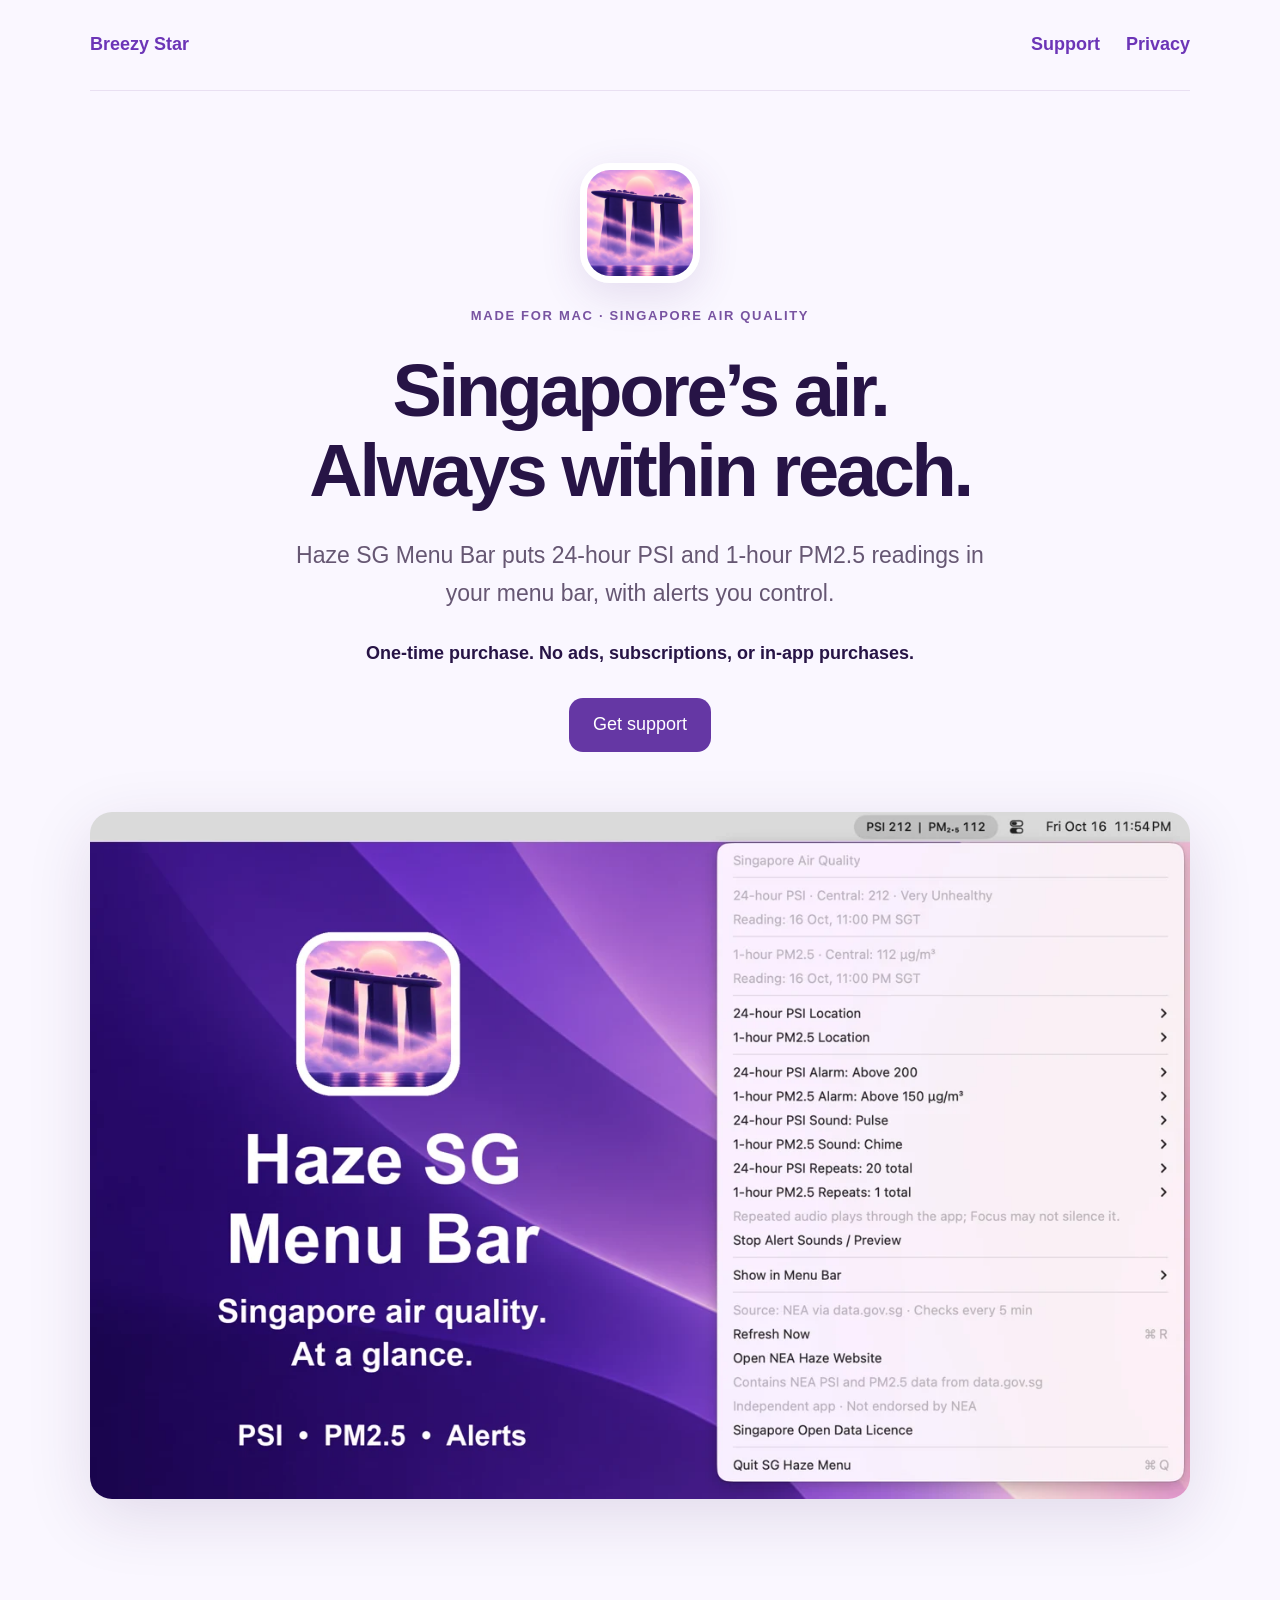
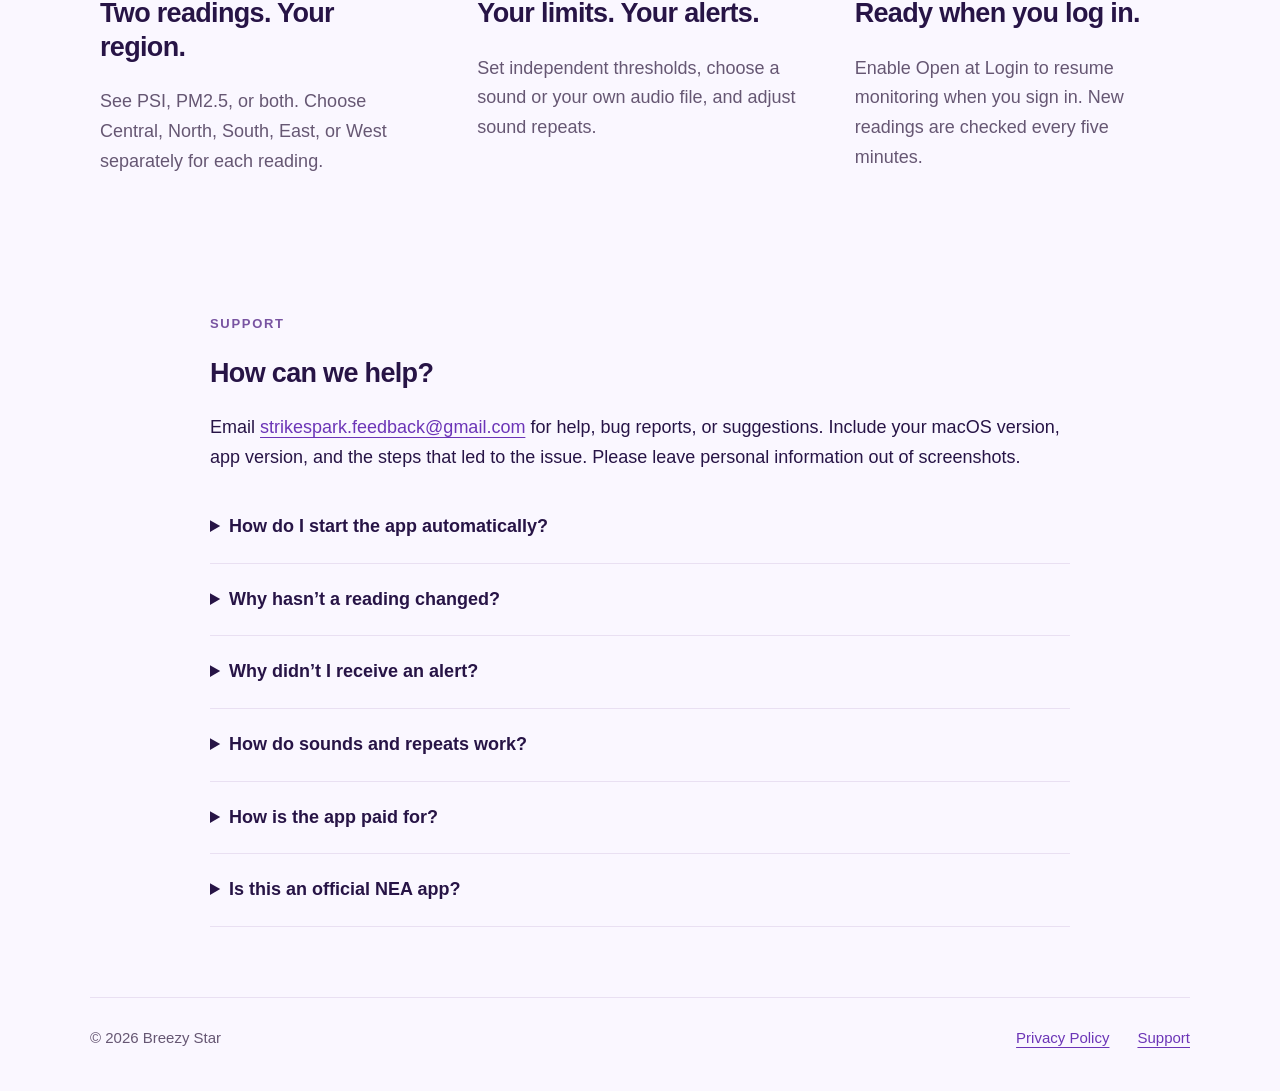
<file: index.html>
<!doctype html>
<html lang="en"><head><meta charset="utf-8"><meta name="viewport" content="width=device-width,initial-scale=1"><title>Haze SG Menu Bar — Breezy Star</title><meta name="description" content="Singapore PSI and PM2.5 readings in your Mac menu bar, with configurable alerts. A one-time purchase from Breezy Star."><link rel="stylesheet" href="styles.css"></head><body><main>
<nav><a href="./">Breezy Star</a><span><a href="#support">Support</a><a href="privacy.html">Privacy</a></span></nav>
<header><img class="icon" src="assets/icon.png" alt="Haze SG Menu Bar icon" width="120" height="120"><p class="eyebrow">MADE FOR MAC · SINGAPORE AIR QUALITY</p><h1>Singapore’s air.<br>Always within reach.</h1><p class="lead">Haze SG Menu Bar puts 24-hour PSI and 1-hour PM2.5 readings in your menu bar, with alerts you control.</p><p class="purchase">One-time purchase. No ads, subscriptions, or in-app purchases.</p><a class="button" href="#support">Get support</a></header>
<img class="hero" src="assets/01-overview.webp" alt="Haze SG Menu Bar with Singapore readings and its open menu" width="1280" height="800">
<section class="grid"><article><h2>Two readings. Your region.</h2><p>See PSI, PM2.5, or both. Choose Central, North, South, East, or West separately for each reading.</p></article><article><h2>Your limits. Your alerts.</h2><p>Set independent thresholds, choose a sound or your own audio file, and adjust sound repeats.</p></article><article><h2>Ready when you log in.</h2><p>Enable Open at Login to resume monitoring when you sign in. New readings are checked every five minutes.</p></article></section>
<section id="support"><p class="eyebrow">SUPPORT</p><h2>How can we help?</h2><p>Email <a href="mailto:strikespark.feedback@gmail.com?subject=Haze%20SG%20Menu%20Bar%20Support">strikespark.feedback@gmail.com</a> for help, bug reports, or suggestions. Include your macOS version, app version, and the steps that led to the issue. Please leave personal information out of screenshots.</p>
<details><summary>How do I start the app automatically?</summary><p>Enable Open at Login in the app’s menu. If approval is required, follow the link to System Settings → General → Login Items. You can disable automatic startup at any time.</p></details>
<details><summary>Why hasn’t a reading changed?</summary><p>The app checks every five minutes, but new values depend on the source’s published updates. Check the reading timestamp and use Refresh Now. An internet connection is needed. A stale reading or update error is shown in the menu.</p></details>
<details><summary>Why didn’t I receive an alert?</summary><p>Keep the app running and check that its notifications are allowed in System Settings → Notifications. The selected region’s fresh reading must be strictly above your threshold. A threshold alarm normally alerts once while the reading remains above the limit; explicitly setting the threshold rearms it. Focus and notification settings can affect presentation.</p></details>
<details><summary>How do sounds and repeats work?</summary><p>Choose separate sounds and repeat counts for PSI and PM2.5. You can import an audio file or select Silent. Stop Alert Sounds / Preview stops current playback. Repeated audio is played by the app and may not be silenced by Focus.</p></details>
<details><summary>How is the app paid for?</summary><p>The app is a one-time paid download through the Mac App Store. There are no subscriptions, ads, or in-app purchases. Apple handles payment and purchase records. Re-download using the Apple Account used for purchase. For refunds, visit <a href="https://reportaproblem.apple.com/">Apple’s purchase support</a>.</p></details>
<details><summary>Is this an official NEA app?</summary><p>No. Haze SG Menu Bar is an independent app by Breezy Star. It uses NEA data supplied through data.gov.sg under the <a href="https://data.gov.sg/open-data-licence">Singapore Open Data Licence</a>. It is not affiliated with or endorsed by NEA. Visit <a href="https://www.haze.gov.sg/">haze.gov.sg</a> for official haze information. PSI and PM2.5 are different measurements, and regional readings are not measurements at your exact location.</p></details>
</section><footer><span>© 2026 Breezy Star</span><a href="privacy.html">Privacy Policy</a><a href="#support">Support</a></footer></main></body></html>
</file>
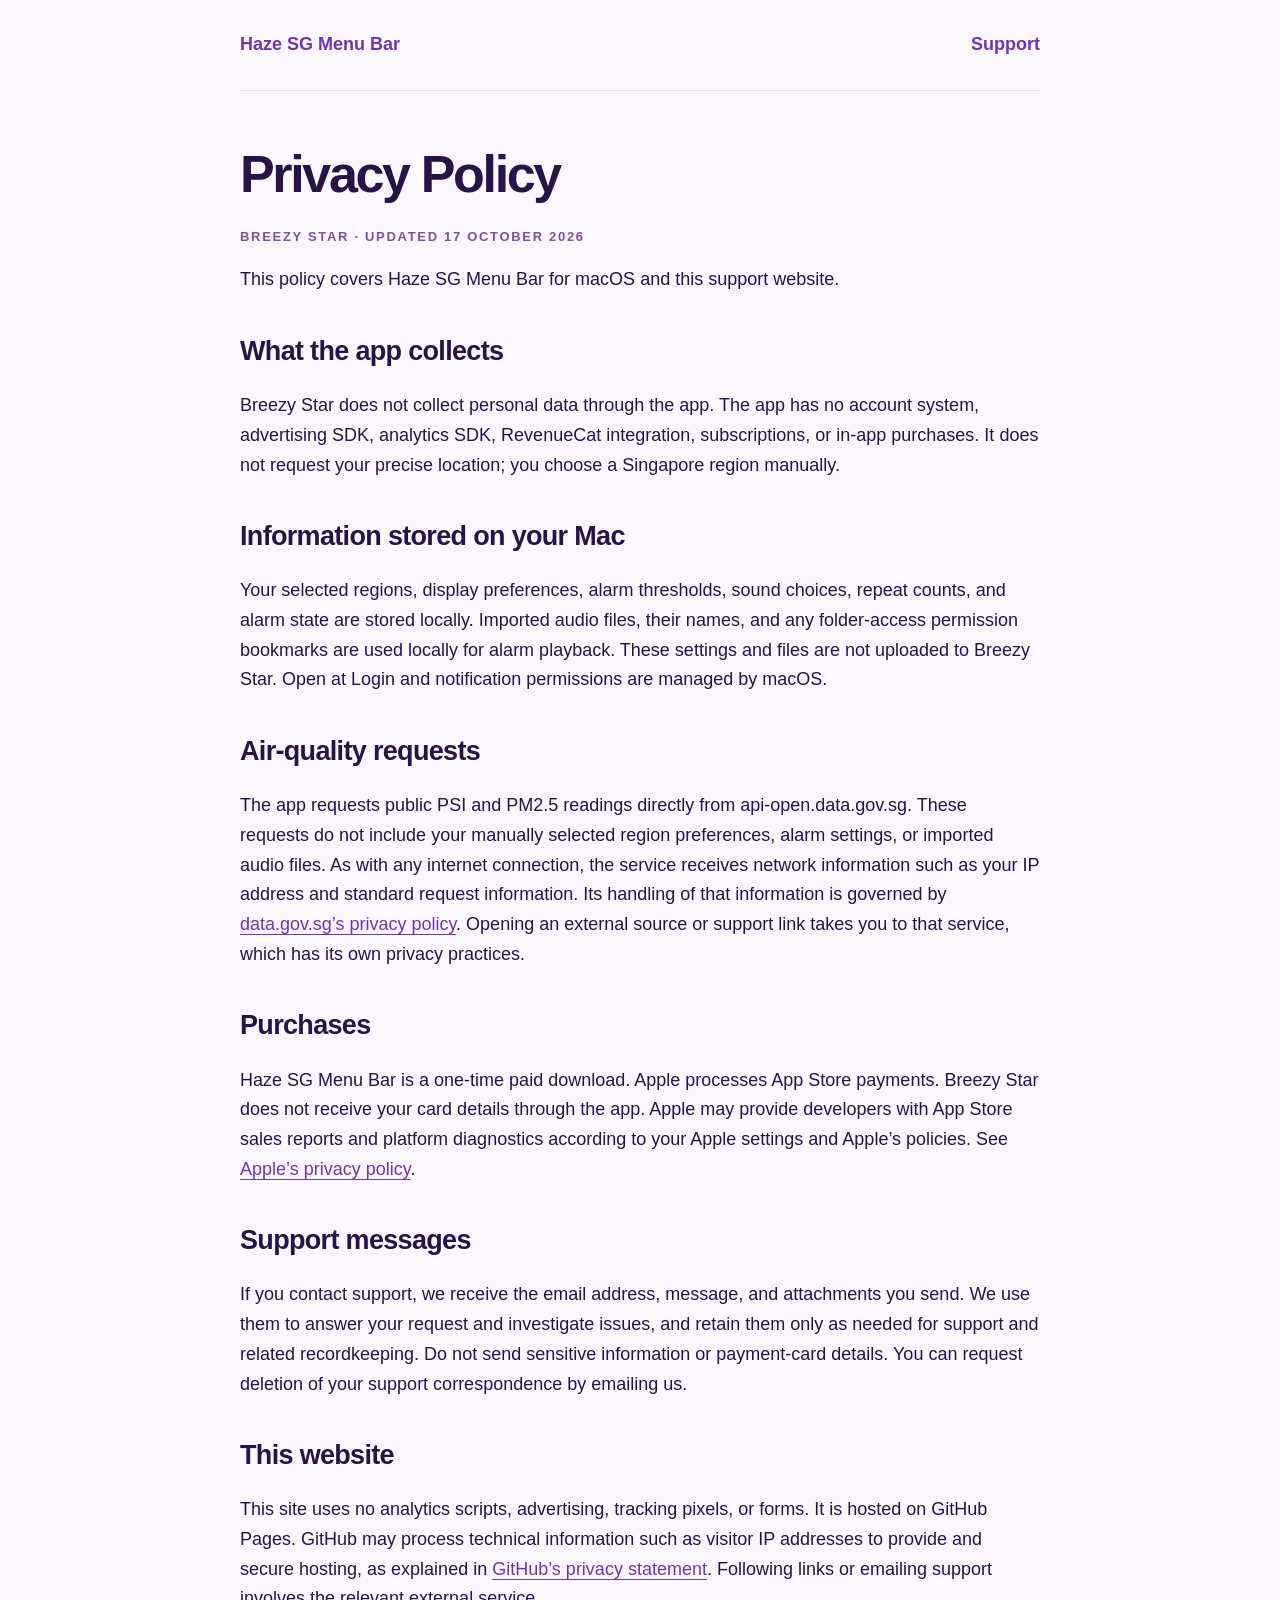
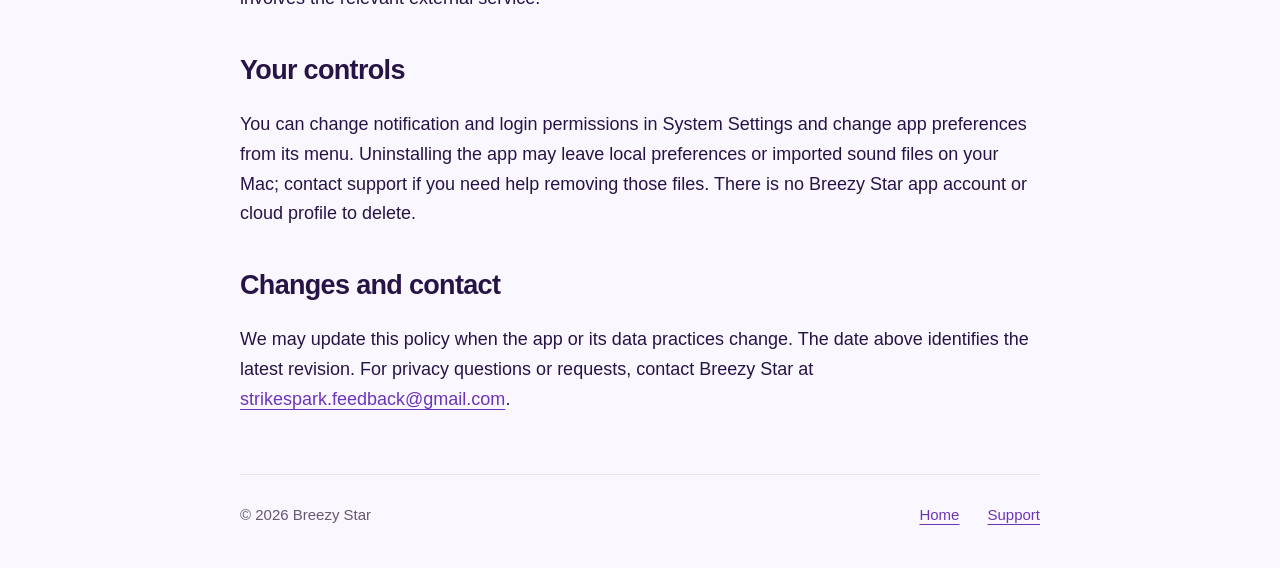
<file: privacy.html>
<!doctype html>
<html lang="en"><head><meta charset="utf-8"><meta name="viewport" content="width=device-width,initial-scale=1"><title>Privacy Policy — Haze SG Menu Bar</title><link rel="stylesheet" href="styles.css"></head><body><main class="policy"><nav><a href="./">Haze SG Menu Bar</a><span><a href="./#support">Support</a></span></nav><h1>Privacy Policy</h1><p class="eyebrow">BREEZY STAR · UPDATED 17 OCTOBER 2026</p>
<p>This policy covers Haze SG Menu Bar for macOS and this support website.</p>
<h2>What the app collects</h2><p>Breezy Star does not collect personal data through the app. The app has no account system, advertising SDK, analytics SDK, RevenueCat integration, subscriptions, or in-app purchases. It does not request your precise location; you choose a Singapore region manually.</p>
<h2>Information stored on your Mac</h2><p>Your selected regions, display preferences, alarm thresholds, sound choices, repeat counts, and alarm state are stored locally. Imported audio files, their names, and any folder-access permission bookmarks are used locally for alarm playback. These settings and files are not uploaded to Breezy Star. Open at Login and notification permissions are managed by macOS.</p>
<h2>Air-quality requests</h2><p>The app requests public PSI and PM2.5 readings directly from api-open.data.gov.sg. These requests do not include your manually selected region preferences, alarm settings, or imported audio files. As with any internet connection, the service receives network information such as your IP address and standard request information. Its handling of that information is governed by <a href="https://developers.data.gov.sg/privacy-and-terms">data.gov.sg’s privacy policy</a>. Opening an external source or support link takes you to that service, which has its own privacy practices.</p>
<h2>Purchases</h2><p>Haze SG Menu Bar is a one-time paid download. Apple processes App Store payments. Breezy Star does not receive your card details through the app. Apple may provide developers with App Store sales reports and platform diagnostics according to your Apple settings and Apple’s policies. See <a href="https://www.apple.com/legal/privacy/">Apple’s privacy policy</a>.</p>
<h2>Support messages</h2><p>If you contact support, we receive the email address, message, and attachments you send. We use them to answer your request and investigate issues, and retain them only as needed for support and related recordkeeping. Do not send sensitive information or payment-card details. You can request deletion of your support correspondence by emailing us.</p>
<h2>This website</h2><p>This site uses no analytics scripts, advertising, tracking pixels, or forms. It is hosted on GitHub Pages. GitHub may process technical information such as visitor IP addresses to provide and secure hosting, as explained in <a href="https://docs.github.com/en/site-policy/privacy-policies/github-general-privacy-statement">GitHub’s privacy statement</a>. Following links or emailing support involves the relevant external service.</p>
<h2>Your controls</h2><p>You can change notification and login permissions in System Settings and change app preferences from its menu. Uninstalling the app may leave local preferences or imported sound files on your Mac; contact support if you need help removing those files. There is no Breezy Star app account or cloud profile to delete.</p>
<h2>Changes and contact</h2><p>We may update this policy when the app or its data practices change. The date above identifies the latest revision. For privacy questions or requests, contact Breezy Star at <a href="mailto:strikespark.feedback@gmail.com?subject=Haze%20SG%20Privacy">strikespark.feedback@gmail.com</a>.</p>
<footer><span>© 2026 Breezy Star</span><a href="./">Home</a><a href="./#support">Support</a></footer></main></body></html>
</file>
<file: styles.css>
:root{color-scheme:light;--ink:#271446;--muted:#665773;--line:#e9e0f2}*{box-sizing:border-box}html{scroll-behavior:smooth}body{margin:0;background:#faf7ff;color:var(--ink);font:18px/1.65 -apple-system,BlinkMacSystemFont,"Segoe UI",sans-serif}main{max-width:1160px;margin:auto;padding:0 30px}nav{display:flex;justify-content:space-between;align-items:center;padding:30px 0;border-bottom:1px solid var(--line);font-weight:650}a{color:#6c35b7;text-underline-offset:4px}nav a{text-decoration:none}nav span{display:flex;gap:26px}header{text-align:center;padding:72px 20px 60px}.icon{border:7px solid white;border-radius:30px;box-shadow:0 12px 40px #59358422}.eyebrow{font-size:13px;letter-spacing:.13em;font-weight:750;color:#7853a1}h1{font-size:clamp(42px,6vw,74px);letter-spacing:-.045em;line-height:1.08;margin:24px 0}h2{line-height:1.25;letter-spacing:-.025em}.lead{max-width:700px;margin:26px auto;font-size:23px;color:var(--muted)}.purchase{font-weight:650}.button{display:inline-block;background:#6537a4;color:white;border-radius:14px;padding:12px 24px;text-decoration:none;margin-top:12px}.hero{width:100%;height:auto;border-radius:22px;box-shadow:0 18px 65px #36175b20}.grid{display:grid;grid-template-columns:repeat(3,1fr);gap:32px;padding:60px 0}.grid article{padding:6px 10px}.grid p{color:var(--muted)}section#support{padding:40px 0 70px;max-width:860px;margin:auto;scroll-margin-top:30px}details{border-bottom:1px solid var(--line);padding:21px 0}summary{cursor:pointer;font-weight:650}details p{color:var(--muted)}footer{display:flex;gap:28px;flex-wrap:wrap;border-top:1px solid var(--line);padding:28px 0 40px;font-size:15px;color:var(--muted)}footer span{margin-right:auto}.policy{max-width:860px}.policy h1{font-size:52px;margin-top:55px}.policy h2{margin-top:40px}.policy footer{margin-top:60px}@media(max-width:700px){main{padding:0 20px}header{padding:50px 0}.grid{grid-template-columns:1fr;gap:16px}.lead{font-size:20px}nav span{gap:16px}}
</file>
